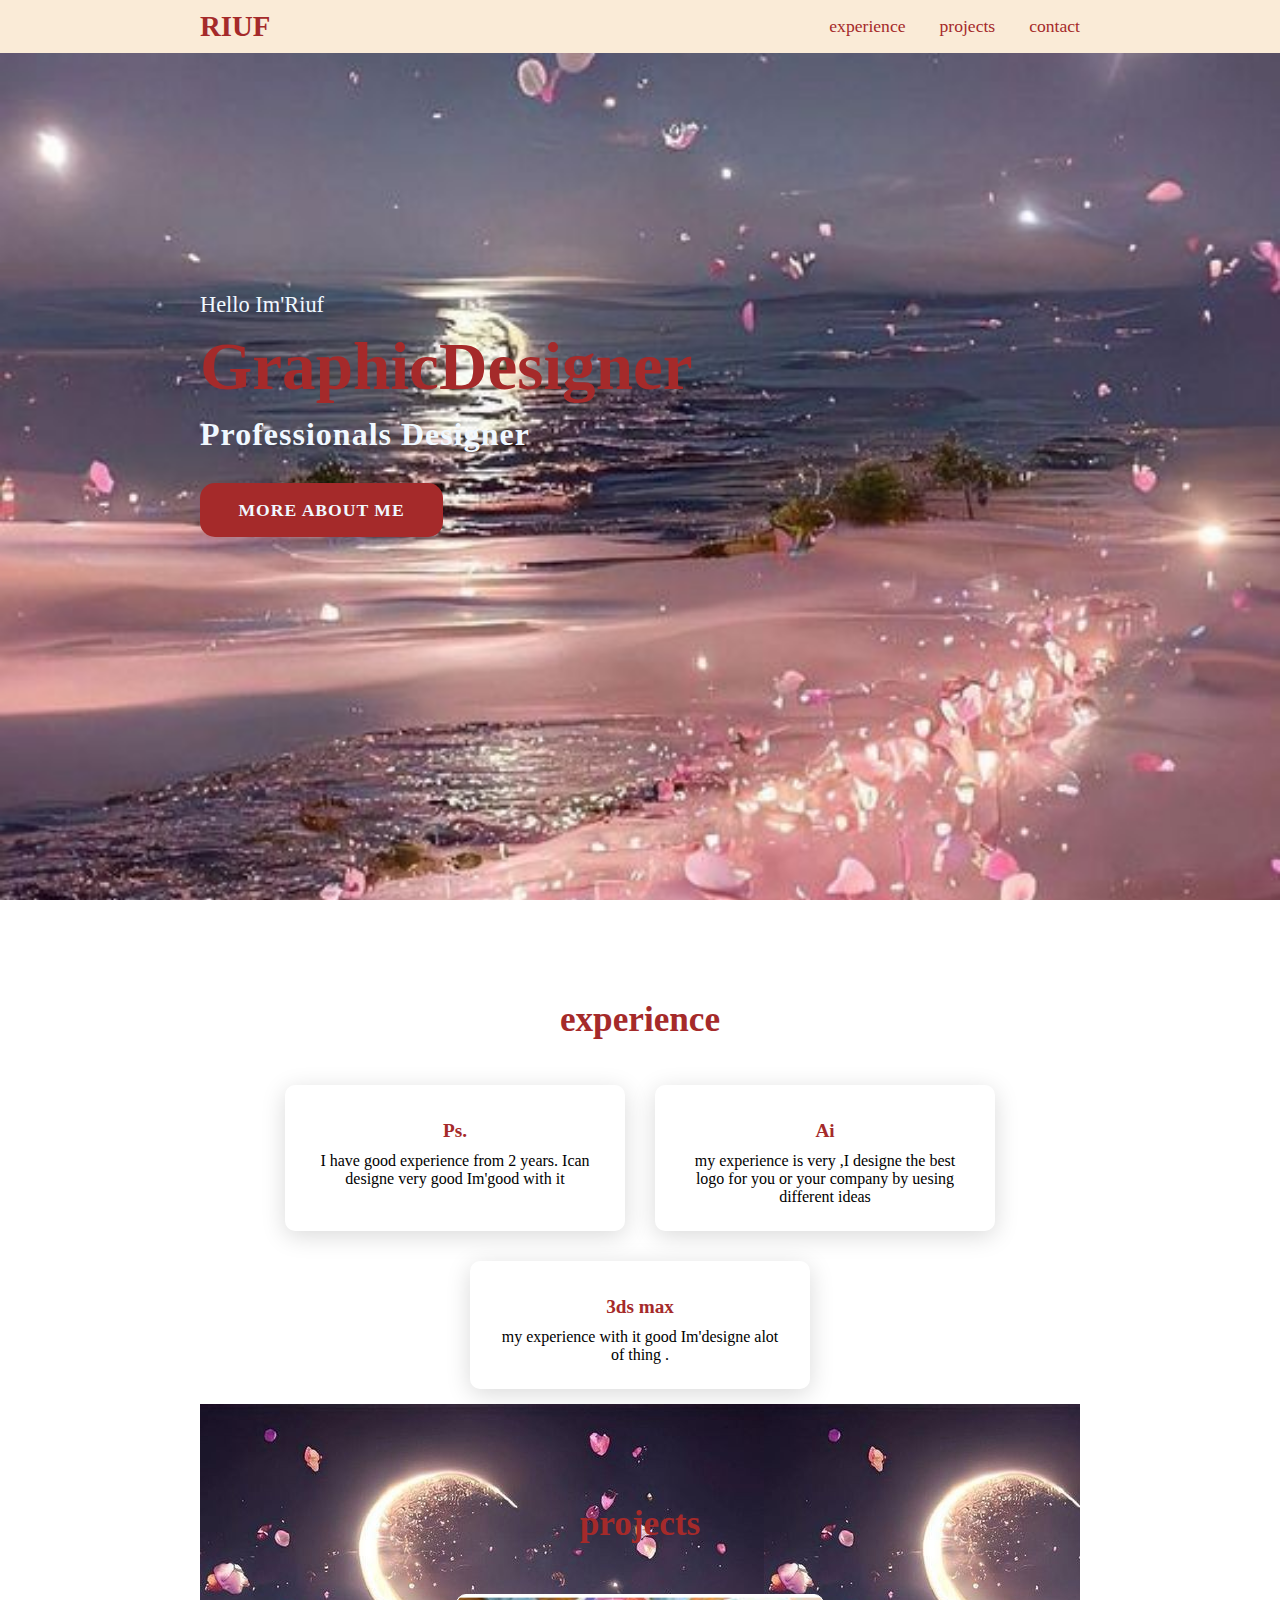
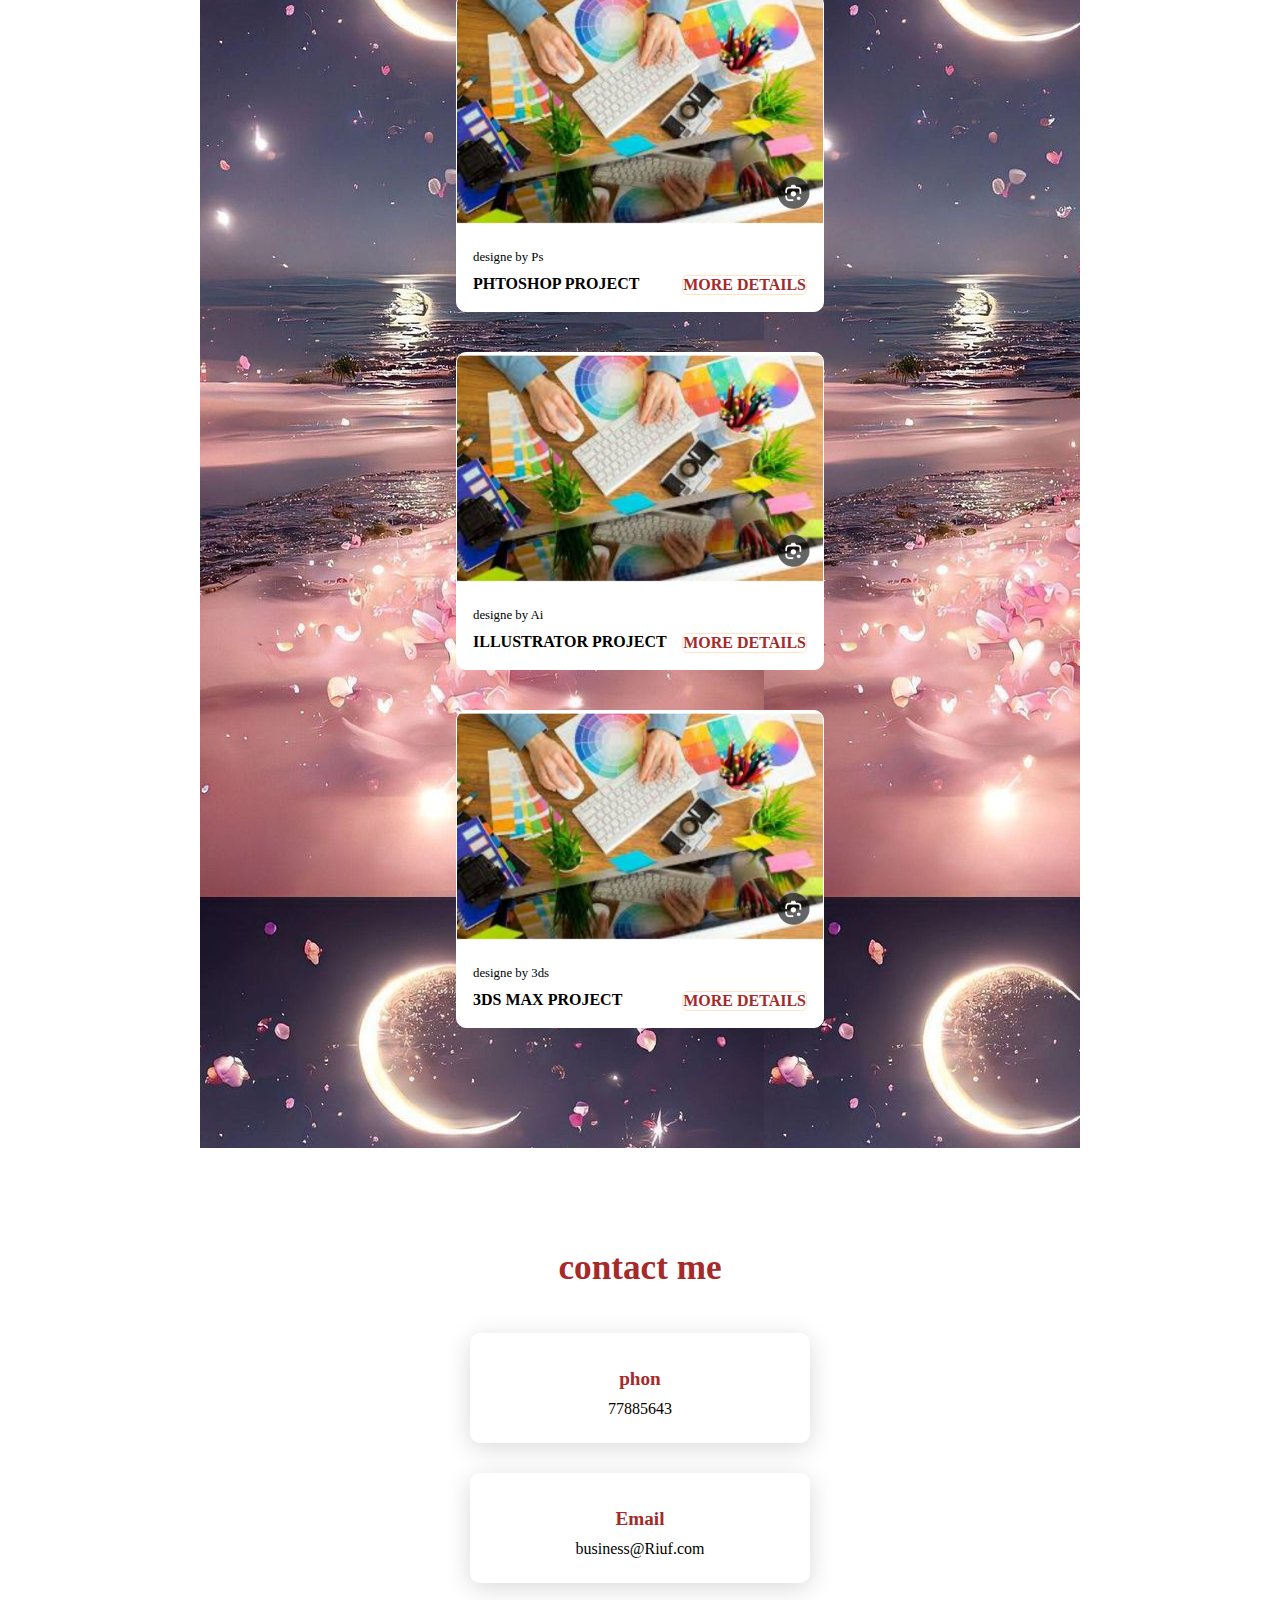
<file: index.html>
<!DOCTYPE html>
<html lang="en">
<head>
    <meta charset="UTF-8">
    <meta http-equiv="X-UA-Compatible" content="IE=edge">
    <meta name="viewport" content="width=device-width, initial-scale=1.0">
    <title>my cv</title>
    <link rel="stylesheet" href="https://cdnjs.cloudflare.com/ajax/libs/font-awesome/5.15.4/css/all.min.css">
    <link rel="stylesheet" href="style.css">
</head>
<body>
    <header>
        <a href="#" class="logo">Riuf</a>
        <nav class="navigation">
<a href="#experience">experience</a>
<a href="#projects">projects</a>
<a href="#contact">contact</a>
        </nav>
    </header>

<section class="main">
    <div>
        <h2>Hello Im'Riuf <br><span>GraphicDesigner</span></h2>
        <h3>Professionals Designer </h3>
        <a href="indexmycv.html" class="main-btn">MORE ABOUT ME</a>
        
        <div class="social-icons">
            <a href=""></a>
            <a href=""></a>
            <a href=""></a>
            <a href=""></a>

        </div>
    </div>

</section>


<section class="cards"  id="experience">
    <h2 class="title">experience</h2>
    <div class="content">
        <div class="card">
             <div class="icon">
                <i class="#" ></i>
                

            </div>
<div class="info">
    <h3>Ps.</h3>
    <p>I have good experience from 2 years.
      Ican designe very good Im'good with it </p>

</div>
        </div>
        <div class="card">
             <div class="icon">
                <i class="#"></i>

            </div>
<div class="info">
    <h3>Ai</h3>
    <p>my experience is very ,I designe the best logo
     for you or your company by uesing different ideas                                             </p>

</div>
        </div>    <div class="card">
            <div class="icon">
               <i class="#"></i>

           </div>
<div class="info">
   <h3>3ds max</h3>
   <p> my experience with it good
        Im'designe alot of thing . </p>

</div>
       </div>
    </div>

<section class="projects" id="projects">
    <h2 class="title">projects</h2>
    <div class="content">
        <div class=" project-card">
            <div class="project-image">
<img src="images/work1.jpg" />
            </div>
            <div class="project-info">
             <p class="project-category">designe by Ps</p>
             <strong class="project-title">
              <span>phtoshop project</span>
              <a href="images/فكتوري.jpg" class="more-details">more details</a>
             </strong>
            </div>

        </div>
       
        <div class=" project-card">
            <div class="project-image">
<img src="images/work1.jpg" />
            </div>
            <div class="project-info">
             <p class="project-category">designe by Ai</p>
             <strong class="project-title">
              <span>Illustrator project</span>
              <a href="images/سندرلا.jpg" class="more-details">more details</a>
             </strong>
            </div>

        </div> <div class=" project-card">
            <div class="project-image">
<img src="images/work1.jpg" />
            </div>
            <div class="project-info">
             <p class="project-category">designe by 3ds</p>
             <strong class="project-title">
              <span>3Ds max project</span>
              <a href="images/الالوان.jpg" class="more-details">more details</a>
             </strong>
            </div>
    </div>

</section>
<section class="cards contact" id="contact">
    <h2 class="title">contact me</h2>
    <div class="content">
        <div class="card">
             <div class="icon">
                <i class="#" ></i>
                

            </div>
<div class="info">
    <h3>phon</h3>
    <p>77885643</p>

</div>
        </div>
        <div class="card">
             <div class="icon">
                <i class="#"></i>

            </div>
<div class="info">
    <h3>Email</h3>
    <p>business@Riuf.com </p>

</div>

</section>


</body>
</html>
</file>
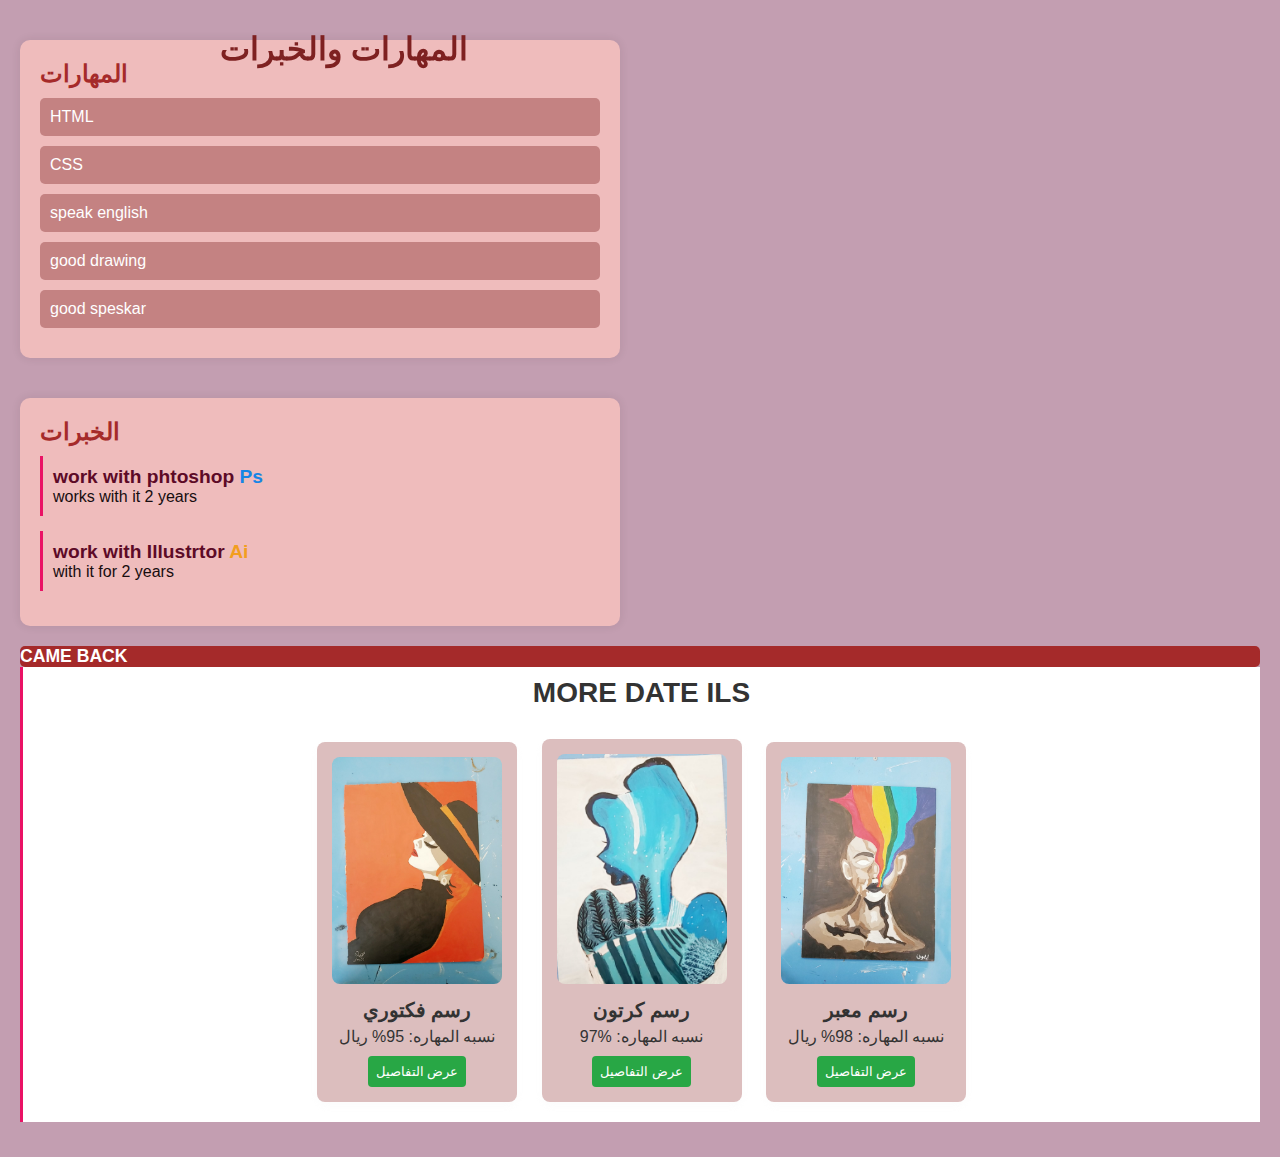
<file: indexmycv.html>
<!DOCTYPE html>
<html lang="ar">
<head>
    <meta charset="UTF-8">
    <meta name="viewport" content="width=device-width, initial-scale=1.0">
    <title>صفحة المهارات والخبرات</title>
    
</head>
<body>

    <header>
        <h1 class="title">المهارات والخبرات</h1>
       
    </header>

    <section id="skills">
        <h2>المهارات</h2>
        <div class="skill">HTML</div>
        <div class="skill">CSS</div>
        <div class="skill">speak english</div>
        <div class="skill">good drawing</div>
        <div class="skill">good speskar</div>
    </section>

    <section id="experience">
        <h2>الخبرات</h2>
        <div class="experience">
            <h3>work with phtoshop <span>Ps</span></h3>
            <p>works with it 2 years</p>
        </div>
        <div class="experience">
            <h3>work with Illustrtor <span id="ttt">Ai</span> </h3>
            <p>with it for 2 years</p>
        </div>
    </section>

    <a href="index.html" class="btn">Came Back</a>

<style>
* {
    margin: 0;
    padding: 0;
    box-sizing: border-box;
    font-family: Arial, sans-serif;
 
}

body {
    background-color: #c39eb1;
    color: #333;
    padding: 20px;
    display: flex;
    flex-direction: column;
    /* align-items: center; */
}

header {
    
     text-align: center;
    margin-bottom: 30px;
     /* border: 2px solid #efbcbc;
    border-radius: 5px;  */
    
    /* background-color: antiquewhite; */
    width: 100%;
    position: fixed;
    z-index: 999;
    display: flex;
    justify-content: space-between;
    align-items: center;
    padding: 10px 200px;
    
}

header h1 {
    font-size: 2em;
    color: #7e2121;
    animation: fadeInDown 1s ease-in-out;
}


#skills, #experience {
    width: 100%;
    max-width: 600px;
    margin: 20px 0;
    padding: 20px;
    background: #efbcbc;
    border-radius: 10px;
    box-shadow: 0 0 10px rgba(49, 27, 27, 0.1);
    animation: fadeInUp 1s ease-in-out;
}

#skills h2, #experience h2 {
    font-size: 1.5em;
    color: brown;
    margin-bottom: 10px;
    animation: fadeInLeft 1s ease-in-out;
}

.skill {
    background-color: #c48282;
    color: #ffff;
    padding: 10px;
    margin: 10px 0;
    border-radius: 5px;
    transition: transform 0.3s;
    animation: fadeInRight 0.7s ease-in-out;
}

.skill:hover {
    transform: scale(1.1);
    color: brown;
}


.experience {
    margin-bottom: 15px;
    padding: 10px;
    border-left: 3px solid #ea1265;
    animation: fadeInRight 0.7s ease-in-out;
}

.experience h3 {
    color: #5d0a27;
    font-size: 1.2em;
}

.experience p {
    color: #170d0f;
}
.experience h3 span{
    color: rgb(22, 133, 229);
}
#ttt{
    color: rgb(242, 158, 32);
}
a{
    text-decoration: none;
    color: #ffff;
    background-color: brown;
    text-transform: uppercase;
    font-weight: 600;
    font-size: 1.1em;
 border-radius: 5px;
    
}
a.btn:hover{
    background-color: antiquewhite;
   
    border-radius: 5px;
    transition: transform 0.3s;
    animation: fadeInRight 0.7s ease-in-out;
}

@keyframes fadeInDown {
    from { opacity: 0; transform: translateY(-20px); }
    to { opacity: 1; transform: translateY(0); }
}

@keyframes fadeInUp {
    from { opacity: 0; transform: translateY(20px); }
    to { opacity: 1; transform: translateY(0); }
}

@keyframes fadeInLeft {
    from { opacity: 0; transform: translateX(-20px); }
    to { opacity: 1; transform: translateX(0); }
}

@keyframes fadeInRight {
    from { opacity: 0; transform: translateX(20px); }
    to { opacity: 1; transform: translateX(0); }
}

</style>


 <!-- قسم المهارات -->
 <section  class="moreDa-gallery">
    <h2>MORE DATE ILS</h2>
    <div class="moreDa-item">
        <img src="images/فكتوري.jpg" alt="الوان">
        <h3>رسم فكتوري</h3>
        <p>نسبه المهاره: 95% ريال</p>
        <button onclick="showDetails(this)">عرض التفاصيل</button>
        <p class="details hidden">      رسومات مستوحها من الرسومات الفكتوريه القديم.</p>
    </div>
    <div class="moreDa-item">
        <img src="images/سندرلا.jpg" alt="الوان">
        <h3>رسم كرتون</h3>
        <p>نسبه المهاره: %97</p>
        <button onclick="showDetails(this)">عرض التفاصيل</button>
        <p class="details hidden">    رسم جميع رسومات الكرتون والانمي.</p>
    </div>
    <div class="moreDa-item">
        <img src="images/الالوان.jpg" alt="الوان">
        <h3>رسم معبر</h3>
        <p>نسبه المهاره: 98% ريال</p>
        <button onclick="showDetails(this)">عرض التفاصيل</button>
        <p class="details hidden">   رسومات تعبيريه بطرق حديثه.</p>
    </div>
</section>

<script>
    function showDetails(button) {
        const details = button.nextElementSibling;
        details.classList.toggle("hidden");
    }
</script>
<style>
 
.moreDa-gallery {
padding: 40px 20px;
text-align: center;
background-color: #fff;
margin-bottom: 15px;
    padding: 10px;
    border-left: 3px solid #ea1265;
    animation: fadeInRight 0.7s ease-in-out;
}


.moreDa-gallery h2 {
font-size: 28px;
margin-bottom: 20px;
}

.moreDa-item {
display: inline-block;
width: 200px;
text-align: center;
background-color: #dcbebe;
margin: 10px;
padding: 15px;
border-radius: 8px;
box-shadow: 0 4px 8px rgba(242, 238, 238, 0.2);
}

.moreDa-item img {
width: 100%;
border-radius: 8px;
}

.moreDa-item h3 {
font-size: 20px;
margin-top: 10px;
}

.moreDa-item p {
font-size: 16px;
margin-top: 5px;
}

.moreDa-item button {
padding: 8px;
margin-top: 10px;
background-color: #28a745;
color: #fff;
border: none;
border-radius: 4px;
cursor: pointer;
transition: background-color 0.3s;
}

.moreDa-item button:hover {
background-color: #218838;
}

.details {
margin-top: 10px;
font-size: 14px;
color: #333;
}

.hidden {
display: none;}


</style>



</body>
</html>
</file>
<file: style.css>
*{
    margin: 0;
    padding: 0;
    box-sizing: border-box;
    scroll-behavior: smooth;
}
header{
    background-color: antiquewhite;
    width: 100%;
    position: fixed;
    z-index: 999;
    display: flex;
    justify-content: space-between;
    align-items: center;
    padding: 10px 200px;
}
.logo{
    text-decoration: none;
    color: brown;
    text-transform: uppercase;
    font-weight: 700;
    font-size: 1.8em;
}
.navigation a{
    color: brown;
    text-decoration: none;
    font-size: 1.1em;
    font-weight: 500;
    padding-left: 30px;
}
.navigation a:hover{
    color: rgb(230, 114, 64);
}
section{
    padding: 100px 200px;
    
    
}
.main{
    width: 100%;
    min-height: 100vh;
    display: flex;
    align-items: center;
    background : url(images/back\ graund\ 1.jpg) no-repeat;
    background-size:cover;
    background-position: center;
    background-attachment: fixed;
}
.main h2 {
    color: aliceblue;
    font-size: 1.4em;
    font-weight: 500;
}
.main h2 span{
    display: inline-block;
    margin-top:10px ;
    color: brown;
    font-size: 3em;
    font-weight: 600;
}
.main h3{
    color: aliceblue;
    font-size: 2em;
    font-weight: 700;
    letter-spacing: 1px;
    margin-top: 10px;
    margin-bottom: 30px;
}

.main-btn{
    color: aliceblue;
    background-color: brown;
    text-decoration: none;
    font-size: 1.1em;
    font-weight: 600;
    display: inline-block;
    padding: 0.9375em 2.1875em;
    letter-spacing: 1px;
    border-radius: 15px;
    margin-bottom: 40px;
    transition: 0.7s ease;

}

.main-btn:hover{
    background-color: rgb(228, 38, 38);
    transform: scale(1.1 );
}
.social-icons a {
    color: aqua;
    font-size: 1.7em;
    padding-right: 30px;

}
.title{
    display: flex;
    justify-content: center;
    color: brown;
    font-size: 2.2em;
    font-weight: 800;
    margin-bottom: 30px;
}
.content{
    display: flex;
    justify-content: center;
    flex-direction: row;
    flex-wrap: wrap;
}
.card{ 
    background-color: #fff;
    width: 21.25em;
box-shadow: 0 5px 25px rgba(1 1 1 /15%);
border-radius: 10px;
padding: 25px;
margin: 15px;
transition: 0.7s ease;
}

.card:hover{
    transform: scale(1.1);
}
.icon{
    color: brown;
    font-size: 8em;
    text-align: center;
}

.info{
    text-align: center;
}
.info h3{
    color: brown;
    font-size: 1.2em;
    font-weight: 700;
    margin: 10px;
     

}
.projects{
    /* background-color: rgb(223, 110, 110); */
    background-image: url(images/back\ graund\ 1.jpg);
}

 
    

.projects .content{
    margin-top: 30px;
  
    
}


.project-card{
    background-color: #fff;
    border: 1px solid #fff;
    min-height: 14em;
    width: 23em;
    overflow: hidden;
    border-radius: 10px;
    margin: 20px;
    transition: 0.7s ease;
    

    
}
.project-card:hover{
    transform: scale(1.1);
}
.project-card:hover .project-iamge{
    opacity: 0.9;
}
/* .project-iamge img{
    width: 100%;
    
} */
img{
    width: 100%;
}
.project-info{
    padding: 1em;
}
.project-category{
    font-size: 0.8em;
    color: black;
}
.project-title{
    display: flex;
    justify-content:space-between;
    text-transform: uppercase;
    font-weight: 800;
    margin-top: 10px;

}
.more-details{
    text-decoration: none;
    color: brown;
    border: 1px solid bisque;
    border-radius: 5px;
}

.more-details:hover{
    color: rgb(227, 194, 48);
}
</file>
